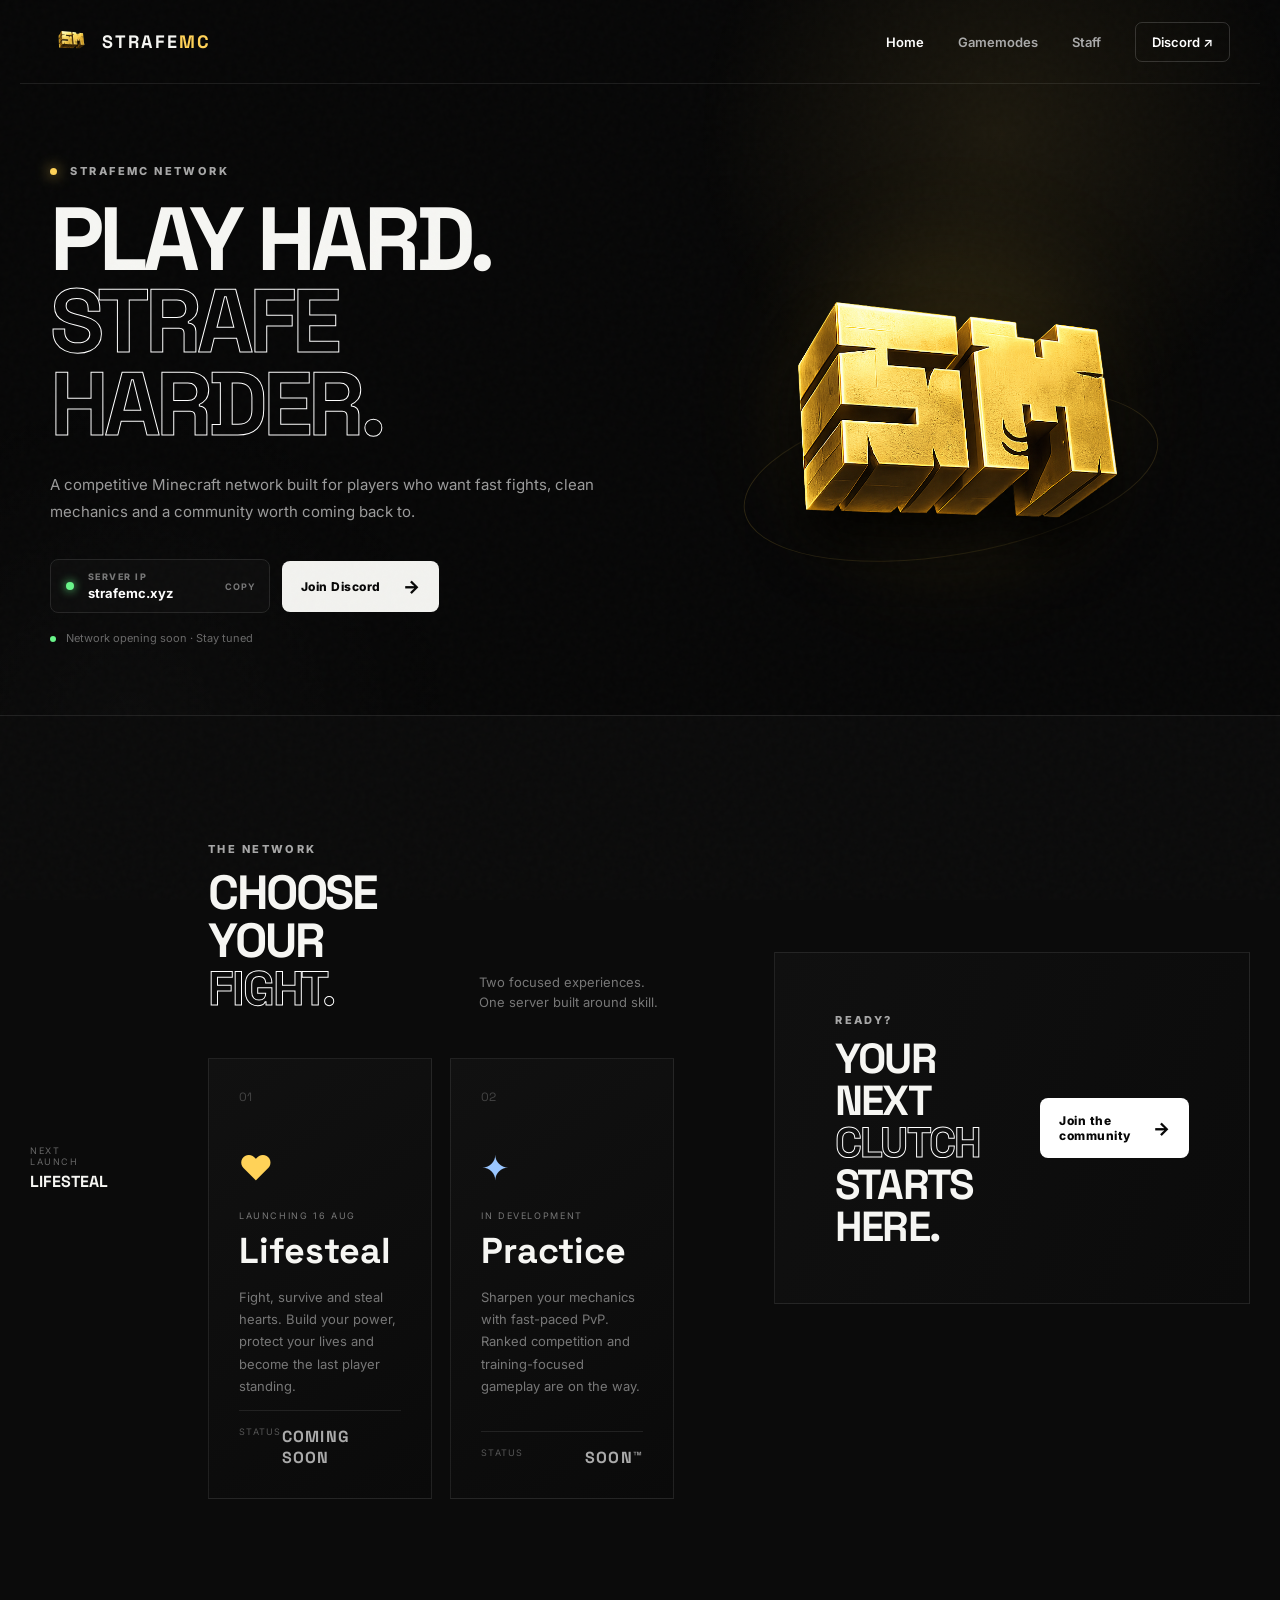
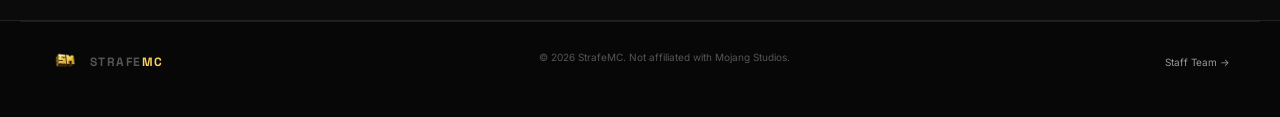
<file: index.html>
<!DOCTYPE html>
<html lang="en">
<head>
  <meta charset="UTF-8">
  <meta name="viewport" content="width=device-width, initial-scale=1.0">
  <meta name="theme-color" content="#080808">
  <meta name="description" content="StrafeMC — competitive Minecraft. Lifesteal launches Soon.">
  <meta name="robots" content="index, follow">
  <meta name="author" content="StrafeMC">
  <meta name="application-name" content="StrafeMC">
  <link rel="canonical" href="https://www.strafemc.xyz/">
  <meta property="og:type" content="website">
  <meta property="og:site_name" content="StrafeMC">
  <meta property="og:title" content="StrafeMC — Minecraft Server">
  <meta property="og:description" content="StrafeMC — competitive Minecraft. Lifesteal launches Soon.">
  <meta property="og:url" content="https://www.strafemc.xyz/">
  <meta property="og:image" content="https://www.strafemc.xyz/assets/strafemc-logo.png">
  <meta name="twitter:card" content="summary">
  <meta name="twitter:title" content="StrafeMC — Minecraft Server">
  <meta name="twitter:description" content="StrafeMC — competitive Minecraft. Lifesteal launches Soon.">
  <meta name="twitter:image" content="https://www.strafemc.xyz/assets/strafemc-logo.png">
  <title>StrafeMC — Minecraft Server</title>
  <link rel="icon" type="image/png" href="assets/strafemc-logo.png">
  <script type="application/ld+json">
  {
    "@context": "https://schema.org",
    "@type": "WebSite",
    "name": "StrafeMC",
    "alternateName": "Strafe MC",
    "url": "https://www.strafemc.xyz/"
  }
  </script>
  <script type="application/ld+json">
  {
    "@context": "https://schema.org",
    "@type": "Organization",
    "name": "StrafeMC",
    "url": "https://www.strafemc.xyz/",
    "logo": "https://www.strafemc.xyz/assets/strafemc-logo.png"
  }
  </script>
  <link rel="preconnect" href="https://fonts.googleapis.com">
  <link rel="preconnect" href="https://fonts.gstatic.com" crossorigin>
  <link href="https://fonts.googleapis.com/css2?family=Inter:wght@400;500;600;700;800&family=Space+Grotesk:wght@500;600;700&display=swap" rel="stylesheet">
  <link rel="stylesheet" href="styles.css">
</head>
<body>
  <div class="noise"></div>
  <header class="nav">
    <a class="brand" href="index.html">
      <img src="assets/strafemc-logo.png" alt="StrafeMC logo">
      <span>STRAFE<span>MC</span></span>
    </a>
    <nav>
      <a class="active" href="index.html">Home</a>
      <a href="#modes">Gamemodes</a>
      <a href="staff.html">Staff</a>
      <a class="discord-link" href="https://discord.gg/kTw2PuHTpf" target="_blank" rel="noopener">Discord ↗</a>
    </nav>
  </header>

  <main>
    <section class="hero">
      <div class="hero-copy">
        <div class="eyebrow"><span></span> STRAFEMC NETWORK</div>
        <h1>PLAY HARD.<br><em>STRAFE HARDER.</em></h1>
        <p class="hero-text">A competitive Minecraft network built for players who want fast fights, clean mechanics and a community worth coming back to.</p>

        <div class="hero-actions">
          <button class="ip-button" data-copy-ip="strafemc.xyz">
            <span class="ip-dot"></span>
            <span><small>SERVER IP</small><strong>strafemc.xyz</strong></span>
            <b class="copy-label">COPY</b>
          </button>
          <a class="button button-primary" href="https://discord.gg/kTw2PuHTpf" target="_blank" rel="noopener">Join Discord <span>→</span></a>
        </div>

        <div class="server-note"><span class="status-dot"></span> Network opening soon · Stay tuned</div>
      </div>

      <div class="hero-logo-wrap">
        <div class="logo-glow"></div>
        <img class="hero-logo" src="assets/strafemc-logo.png" alt="StrafeMC gold 3D logo">
        <div class="hero-ring"></div>
      </div>
    </section>

    <section class="launch-strip">
      <div>
        <span class="strip-label">NEXT LAUNCH</span>
        <strong>LIFESTEAL</strong>
      </div>

    <section class="section modes" id="modes">
      <div class="section-heading">
        <div>
          <span class="eyebrow">THE NETWORK</span>
          <h2>CHOOSE YOUR <em>FIGHT.</em></h2>
        </div>
        <p>Two focused experiences. One server built around skill.</p>
      </div>

      <div class="mode-grid">
        <article class="mode-card lifesteal">
          <div class="mode-number">01</div>
          <div class="mode-icon">♥</div>
          <span class="mode-status">LAUNCHING 16 AUG</span>
          <h3>Lifesteal</h3>
          <p>Fight, survive and steal hearts. Build your power, protect your lives and become the last player standing.</p>
          <div class="mode-footer"><span>STATUS</span><strong>COMING SOON</strong></div>
        </article>

        <article class="mode-card practice">
          <div class="mode-number">02</div>
          <div class="mode-icon">✦</div>
          <span class="mode-status">IN DEVELOPMENT</span>
          <h3>Practice</h3>
          <p>Sharpen your mechanics with fast-paced PvP. Ranked competition and training-focused gameplay are on the way.</p>
          <div class="mode-footer"><span>STATUS</span><strong>SOON™</strong></div>
        </article>
      </div>
    </section>

    <section class="cta">
      <div>
        <span class="eyebrow">READY?</span>
        <h2>YOUR NEXT <em>CLUTCH</em> STARTS HERE.</h2>
      </div>
      <a class="button button-light" href="https://discord.gg/kTw2PuHTpf" target="_blank" rel="noopener">Join the community <span>→</span></a>
    </section>
  </main>

  <footer>
    <div class="brand footer-brand">
      <img src="assets/strafemc-logo.png" alt="">
      <span>STRAFE<span>MC</span></span>
    </div>
    <p>© 2026 StrafeMC. Not affiliated with Mojang Studios.</p>
    <a href="staff.html">Staff Team →</a>
  </footer>

  <script src="script.js"></script>
</body>
</html>
</file>
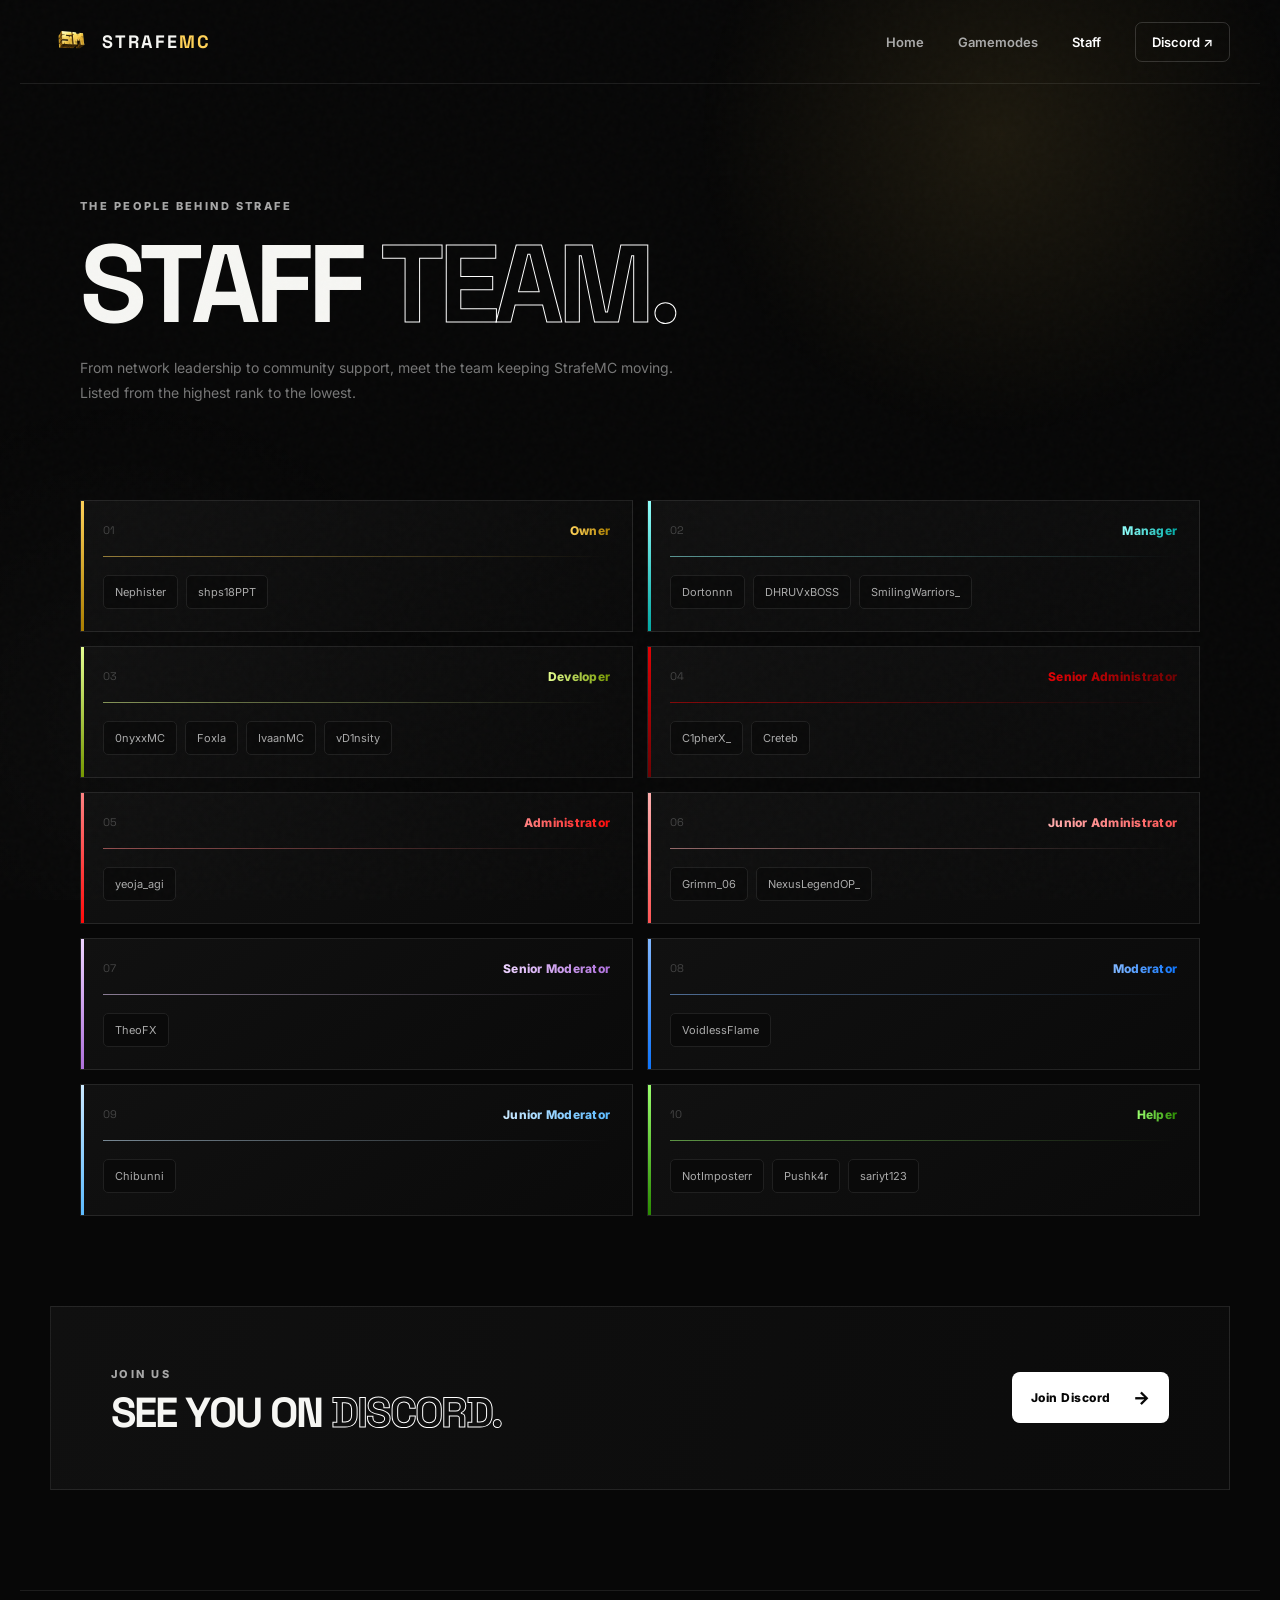
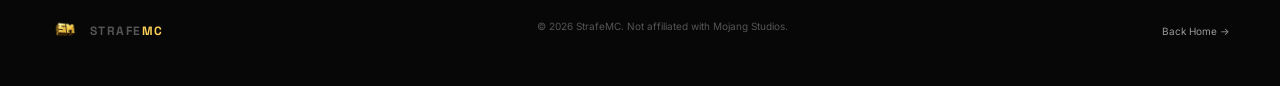
<file: staff.html>
<!DOCTYPE html>
<html lang="en">
<head>
  <meta charset="UTF-8">
  <meta name="viewport" content="width=device-width, initial-scale=1.0">
  <meta name="description" content="Meet the StrafeMC staff team.">
  <title>Staff — StrafeMC</title>
  <link rel="icon" href="assets/strafemc-logo.png">
  <link rel="preconnect" href="https://fonts.googleapis.com">
  <link rel="preconnect" href="https://fonts.gstatic.com" crossorigin>
  <link href="https://fonts.googleapis.com/css2?family=Inter:wght@400;500;600;700;800&family=Space+Grotesk:wght@500;600;700&display=swap" rel="stylesheet">
  <link rel="stylesheet" href="styles.css">
</head>
<body>
  <div class="noise"></div>
  <header class="nav">
    <a class="brand" href="index.html">
      <img src="assets/strafemc-logo.png" alt="StrafeMC logo">
      <span>STRAFE<span>MC</span></span>
    </a>
    <nav>
      <a href="index.html">Home</a>
      <a href="index.html#modes">Gamemodes</a>
      <a class="active" href="staff.html">Staff</a>
      <a class="discord-link" href="https://discord.gg/kTw2PuHTpf" target="_blank" rel="noopener">Discord ↗</a>
    </nav>
  </header>

  <main>
    <section class="page-hero">
      <span class="eyebrow">THE PEOPLE BEHIND STRAFE</span>
      <h1>STAFF <em>TEAM.</em></h1>
      <p>From network leadership to community support, meet the team keeping StrafeMC moving. Listed from the highest rank to the lowest.</p>
    </section>

    <section class="staff-grid">
      
      <article class="staff-card" style="--role-a:#ffd258;--role-b:#aa7d00;">
        <div class="staff-card__top">
          <span class="rank-number">01</span>
          <span class="rank-pill">Owner</span>
        </div>
        <div class="staff-card__line"></div>
        <div class="staff-card__members">
          <span class="member">Nephister</span><span class="member">shps18PPT</span>
        </div>
      </article>
    

      <article class="staff-card" style="--role-a:#92fffb;--role-b:#00a8a3;">
        <div class="staff-card__top">
          <span class="rank-number">02</span>
          <span class="rank-pill">Manager</span>
        </div>
        <div class="staff-card__line"></div>
        <div class="staff-card__members">
          <span class="member">Dortonnn</span><span class="member">DHRUVxBOSS</span><span class="member">SmilingWarriors_</span>
        </div>
      </article>
    

      <article class="staff-card" style="--role-a:#e5ff91;--role-b:#749700;">
        <div class="staff-card__top">
          <span class="rank-number">03</span>
          <span class="rank-pill">Developer</span>
        </div>
        <div class="staff-card__line"></div>
        <div class="staff-card__members">
          <span class="member">0nyxxMC</span><span class="member">Foxla</span><span class="member">IvaanMC</span><span class="member">vD1nsity</span>
        </div>
      </article>
    

      <article class="staff-card" style="--role-a:#e20004;--role-b:#6d0002;">
        <div class="staff-card__top">
          <span class="rank-number">04</span>
          <span class="rank-pill">Senior Administrator</span>
        </div>
        <div class="staff-card__line"></div>
        <div class="staff-card__members">
          <span class="member">C1pherX_</span><span class="member">Creteb</span>
        </div>
      </article>
    

      <article class="staff-card" style="--role-a:#ff8282;--role-b:#ff0909;">
        <div class="staff-card__top">
          <span class="rank-number">05</span>
          <span class="rank-pill">Administrator</span>
        </div>
        <div class="staff-card__line"></div>
        <div class="staff-card__members">
          <span class="member">yeoja_agi</span>
        </div>
      </article>
    

      <article class="staff-card" style="--role-a:#ffb0b0;--role-b:#ff5555;">
        <div class="staff-card__top">
          <span class="rank-number">06</span>
          <span class="rank-pill">Junior Administrator</span>
        </div>
        <div class="staff-card__line"></div>
        <div class="staff-card__members">
          <span class="member">Grimm_06</span><span class="member">NexusLegendOP_</span>
        </div>
      </article>
    

      <article class="staff-card" style="--role-a:#edd3ff;--role-b:#ae70db;">
        <div class="staff-card__top">
          <span class="rank-number">07</span>
          <span class="rank-pill">Senior Moderator</span>
        </div>
        <div class="staff-card__line"></div>
        <div class="staff-card__members">
          <span class="member">TheoFX</span>
        </div>
      </article>
    

      <article class="staff-card" style="--role-a:#81b7ff;--role-b:#0e74fa;">
        <div class="staff-card__top">
          <span class="rank-number">08</span>
          <span class="rank-pill">Moderator</span>
        </div>
        <div class="staff-card__line"></div>
        <div class="staff-card__members">
          <span class="member">VoidlessFlame</span>
        </div>
      </article>
    

      <article class="staff-card" style="--role-a:#cbe9ff;--role-b:#5cbbff;">
        <div class="staff-card__top">
          <span class="rank-number">09</span>
          <span class="rank-pill">Junior Moderator</span>
        </div>
        <div class="staff-card__line"></div>
        <div class="staff-card__members">
          <span class="member">Chibunni</span>
        </div>
      </article>
    

      <article class="staff-card" style="--role-a:#9aff6e;--role-b:#298a00;">
        <div class="staff-card__top">
          <span class="rank-number">10</span>
          <span class="rank-pill">Helper</span>
        </div>
        <div class="staff-card__line"></div>
        <div class="staff-card__members">
          <span class="member">NotImposterr</span><span class="member">Pushk4r</span><span class="member">sariyt123</span>
        </div>
      </article>
    
    </section>

    <section class="cta staff-cta">
      <div>
        <span class="eyebrow">JOIN US</span>
        <h2>SEE YOU ON <em>DISCORD.</em></h2>
      </div>
      <a class="button button-light" href="https://discord.gg/kTw2PuHTpf" target="_blank" rel="noopener">Join Discord <span>→</span></a>
    </section>
  </main>

  <footer>
    <div class="brand footer-brand">
      <img src="assets/strafemc-logo.png" alt="">
      <span>STRAFE<span>MC</span></span>
    </div>
    <p>© 2026 StrafeMC. Not affiliated with Mojang Studios.</p>
    <a href="index.html">Back Home →</a>
  </footer>
</body>
</html>
</file>
<file: styles.css>
:root{
  --bg:#070707;
  --panel:#0d0d0d;
  --panel-2:#111;
  --text:#f6f6f3;
  --muted:#929292;
  --line:rgba(255,255,255,.09);
  --gold:#ffd258;
  --gold-2:#aa7d00;
}
*{box-sizing:border-box}
html{scroll-behavior:smooth}
body{margin:0;background:var(--bg);color:var(--text);font-family:Inter,Arial,sans-serif;overflow-x:hidden}
body:before{content:"";position:fixed;inset:0;pointer-events:none;background:
radial-gradient(circle at 78% 15%,rgba(255,210,88,.09),transparent 24%),
radial-gradient(circle at 10% 80%,rgba(255,255,255,.025),transparent 25%);z-index:-2}
.noise{position:fixed;inset:0;opacity:.035;pointer-events:none;z-index:10;background-image:url("data:image/svg+xml,%3Csvg viewBox='0 0 180 180' xmlns='http://www.w3.org/2000/svg'%3E%3Cfilter id='n'%3E%3CfeTurbulence type='fractalNoise' baseFrequency='.9' numOctaves='3' stitchTiles='stitch'/%3E%3C/filter%3E%3Crect width='100%25' height='100%25' filter='url(%23n)' opacity='.6'/%3E%3C/svg%3E")}
a{color:inherit;text-decoration:none}
.nav{height:84px;max-width:1240px;margin:auto;padding:0 30px;display:flex;align-items:center;justify-content:space-between;border-bottom:1px solid var(--line)}
.brand{display:flex;align-items:center;gap:10px;font-family:"Space Grotesk",sans-serif;font-size:18px;font-weight:700;letter-spacing:.12em}
.brand img{width:42px;height:42px;object-fit:contain}
.brand span span{color:#ffd258}
.nav nav{display:flex;align-items:center;gap:34px;font-size:13px;font-weight:600;color:#aaa}
.nav nav a{transition:.2s}
.nav nav a:hover,.nav nav a.active{color:#fff}
.discord-link{border:1px solid rgba(255,255,255,.16);padding:11px 16px;border-radius:7px;color:#fff!important}
.hero{max-width:1240px;margin:auto;min-height:590px;padding:80px 30px 70px;display:grid;grid-template-columns:1fr .9fr;align-items:center;position:relative}
.hero-copy{position:relative;z-index:2}
.eyebrow{font-size:11px;font-weight:800;letter-spacing:.22em;color:#a7a7a7}
.eyebrow span{display:inline-block;width:7px;height:7px;border-radius:50%;background:var(--gold);box-shadow:0 0 14px var(--gold);margin-right:9px}
h1,h2,h3,p{margin-top:0}
.hero h1,.page-hero h1{font-family:"Space Grotesk",sans-serif;font-size:clamp(54px,7vw,92px);line-height:.92;letter-spacing:-.055em;margin:20px 0 26px}
h1 em,h2 em{font-style:normal;color:transparent;-webkit-text-stroke:1px #fff}
.hero-text{max-width:570px;color:#9b9b9b;font-size:15px;line-height:1.8}
.hero-actions{display:flex;align-items:center;gap:12px;margin-top:34px;flex-wrap:wrap}
.ip-button,.button{font:inherit;cursor:pointer;border-radius:8px}
.ip-button{background:#0d0d0d;border:1px solid #262626;color:#fff;display:flex;align-items:center;gap:12px;padding:11px 13px;text-align:left;min-width:220px}
.ip-button small{display:block;color:#777;font-size:9px;font-weight:800;letter-spacing:.16em}
.ip-button strong{display:block;font-size:13px;margin-top:3px}
.ip-dot{width:8px;height:8px;background:#69f58a;border-radius:50%;box-shadow:0 0 10px #69f58a;margin:0 2px}
.copy-label{font-size:9px;letter-spacing:.12em;color:#777;margin-left:auto}
.button{display:inline-flex;align-items:center;gap:22px;padding:15px 19px;font-size:12px;font-weight:800;letter-spacing:.04em}
.button-primary{background:#f2f2ef;color:#070707}
.button-light{background:#fff;color:#070707}
.button span{font-size:18px}
.server-note{margin-top:18px;color:#696969;font-size:11px}
.status-dot{display:inline-block;width:6px;height:6px;background:#69f58a;border-radius:50%;margin-right:7px}
.hero-logo-wrap{height:450px;display:grid;place-items:center;position:relative}
.logo-glow{position:absolute;width:300px;height:300px;border-radius:50%;background:rgba(255,196,50,.11);filter:blur(55px)}
.hero-logo{width:min(520px,100%);position:relative;z-index:1;filter:drop-shadow(0 35px 25px rgba(0,0,0,.85));animation:float 5s ease-in-out infinite}
.hero-ring{position:absolute;width:420px;height:160px;border:1px solid rgba(255,210,88,.14);border-radius:50%;transform:rotate(-10deg);bottom:75px}
@keyframes float{50%{transform:translateY(-10px) rotate(-1deg)}}
.launch-strip{border-top:1px solid var(--line);border-bottom:1px solid var(--line);background:#0b0b0b;display:flex;align-items:center;justify-content:center;gap:70px;padding:21px 30px}
.strip-label{display:block;font-size:9px;letter-spacing:.18em;color:#666;margin-bottom:4px}
.launch-strip strong{font-family:"Space Grotesk";font-size:16px}
.launch-date{font-family:"Space Grotesk";font-size:26px;font-weight:700}.launch-date span{font-size:11px;color:var(--gold);letter-spacing:.18em;margin-left:3px}
.countdown{display:flex;align-items:center;gap:12px}.countdown div{min-width:48px;text-align:center}.countdown b{display:block;font-family:"Space Grotesk";font-size:22px}.countdown span{font-size:7px;color:#666;letter-spacing:.12em}.countdown i{font-style:normal;color:#444}
.section{max-width:1240px;margin:auto;padding:100px 30px}
.section-heading{display:flex;align-items:end;justify-content:space-between;gap:30px;margin-bottom:45px}
.section-heading h2,.cta h2{font-family:"Space Grotesk";font-size:48px;letter-spacing:-.045em;line-height:1;margin:12px 0 0}
.section-heading p{color:#777;font-size:13px;max-width:280px;line-height:1.6;margin:0}
.mode-grid{display:grid;grid-template-columns:1fr 1fr;gap:18px}
.mode-card{min-height:360px;background:linear-gradient(145deg,#111,#0a0a0a);border:1px solid var(--line);padding:30px;position:relative;overflow:hidden;display:flex;flex-direction:column}
.mode-card:after{content:"";position:absolute;inset:auto -30% -50% 30%;height:240px;background:radial-gradient(circle,rgba(255,210,88,.11),transparent 60%);pointer-events:none}
.mode-card.practice:after{background:radial-gradient(circle,rgba(120,170,255,.08),transparent 60%)}
.mode-number{font-family:"Space Grotesk";color:#444;font-size:12px}
.mode-icon{font-size:34px;margin-top:42px;color:var(--gold)}
.practice .mode-icon{color:#9ac6ff}
.mode-status{font-size:9px;letter-spacing:.18em;color:#777;margin-top:22px}
.mode-card h3{font-family:"Space Grotesk";font-size:36px;margin:7px 0 12px}
.mode-card p{color:#777;max-width:490px;line-height:1.7;font-size:13px}
.mode-footer{margin-top:auto;border-top:1px solid var(--line);padding-top:15px;display:flex;justify-content:space-between;font-size:9px;letter-spacing:.14em;color:#555}.mode-footer strong{color:#aaa}
.cta{max-width:1180px;margin:20px auto 100px;padding:55px 60px;border:1px solid var(--line);background:linear-gradient(110deg,#101010,#0b0b0b);display:flex;align-items:center;justify-content:space-between;gap:30px}
.cta h2{font-size:42px;margin-top:10px}
footer{max-width:1240px;margin:auto;padding:25px 30px 40px;border-top:1px solid var(--line);display:flex;align-items:center;justify-content:space-between;color:#555;font-size:10px}
.footer-brand{font-size:12px}.footer-brand img{width:30px;height:30px}footer a{color:#999}
.page-hero{max-width:1180px;margin:auto;padding:110px 30px 60px}.page-hero h1{font-size:clamp(60px,9vw,110px);margin-bottom:20px}.page-hero p{color:#777;line-height:1.8;max-width:600px;font-size:14px}
.staff-grid{max-width:1180px;margin:0 auto;padding:20px 30px 80px;display:grid;grid-template-columns:repeat(2,1fr);gap:14px}
.staff-card{background:linear-gradient(145deg,#111,#0a0a0a);border:1px solid var(--line);padding:22px;position:relative;overflow:hidden}
.staff-card:before{content:"";position:absolute;left:0;top:0;bottom:0;width:3px;background:linear-gradient(180deg,var(--role-a),var(--role-b))}
.staff-card__top{display:flex;align-items:center;justify-content:space-between;gap:15px}
.rank-number{font-family:"Space Grotesk";font-size:11px;color:#444}
.rank-pill{font-size:12px;font-weight:800;letter-spacing:.02em;background:linear-gradient(90deg,var(--role-a),var(--role-b));-webkit-background-clip:text;background-clip:text;color:transparent}
.staff-card__line{height:1px;background:linear-gradient(90deg,var(--role-a),transparent);opacity:.55;margin:18px 0}
.staff-card__members{display:flex;flex-wrap:wrap;gap:8px}
.member{font-size:11px;color:#aaa;border:1px solid #202020;background:#0a0a0a;padding:9px 11px;border-radius:5px}
.staff-cta{margin-top:10px}
@media(max-width:800px){
  .nav{padding:0 18px;height:70px}.nav nav{gap:13px}.nav nav a:not(.discord-link){display:none}.brand{font-size:15px}
  .hero{grid-template-columns:1fr;padding:60px 20px 50px}.hero-logo-wrap{height:320px;order:-1}.hero-logo{width:330px}.hero-ring{width:300px}.hero h1{font-size:57px}
  .launch-strip{gap:24px;justify-content:space-between;padding:18px 20px}.countdown{gap:4px}.countdown div{min-width:34px}.countdown b{font-size:17px}.launch-date{font-size:20px}
  .section{padding:75px 20px}.section-heading{display:block}.section-heading h2{font-size:39px}.section-heading p{margin-top:15px}.mode-grid,.staff-grid{grid-template-columns:1fr}
  .cta{margin:10px 20px 70px;padding:35px 25px;display:block}.cta h2{font-size:34px}.cta .button{margin-top:25px}
  .page-hero{padding:80px 20px 40px}.page-hero h1{font-size:66px}
  .staff-grid{padding:15px 20px 55px}.staff-card{padding:19px}
  footer{padding:25px 20px 35px;flex-wrap:wrap;gap:16px}
}
@media(max-width:480px){
  .launch-strip{flex-wrap:wrap;justify-content:flex-start}.countdown{width:100%}
  .hero-actions{display:block}.ip-button,.button{width:100%;justify-content:center;margin-bottom:10px}
}
</file>
